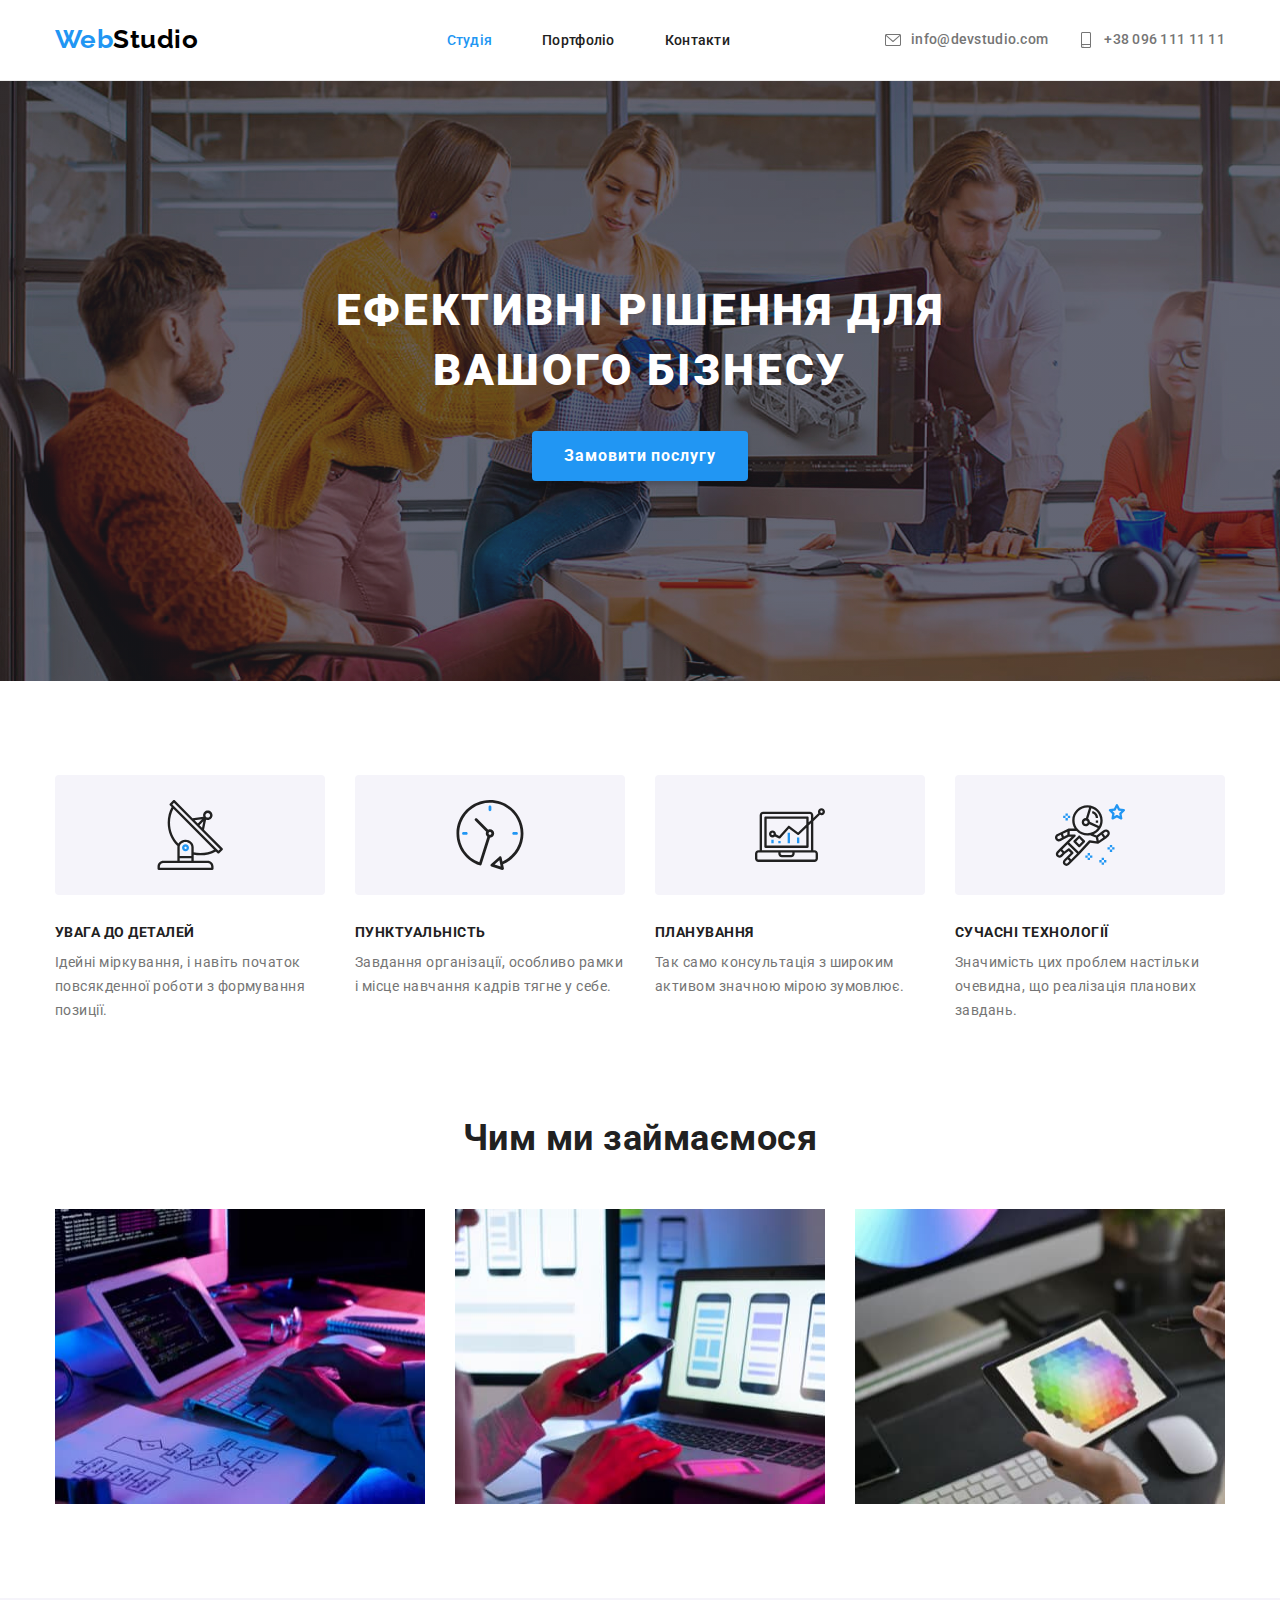
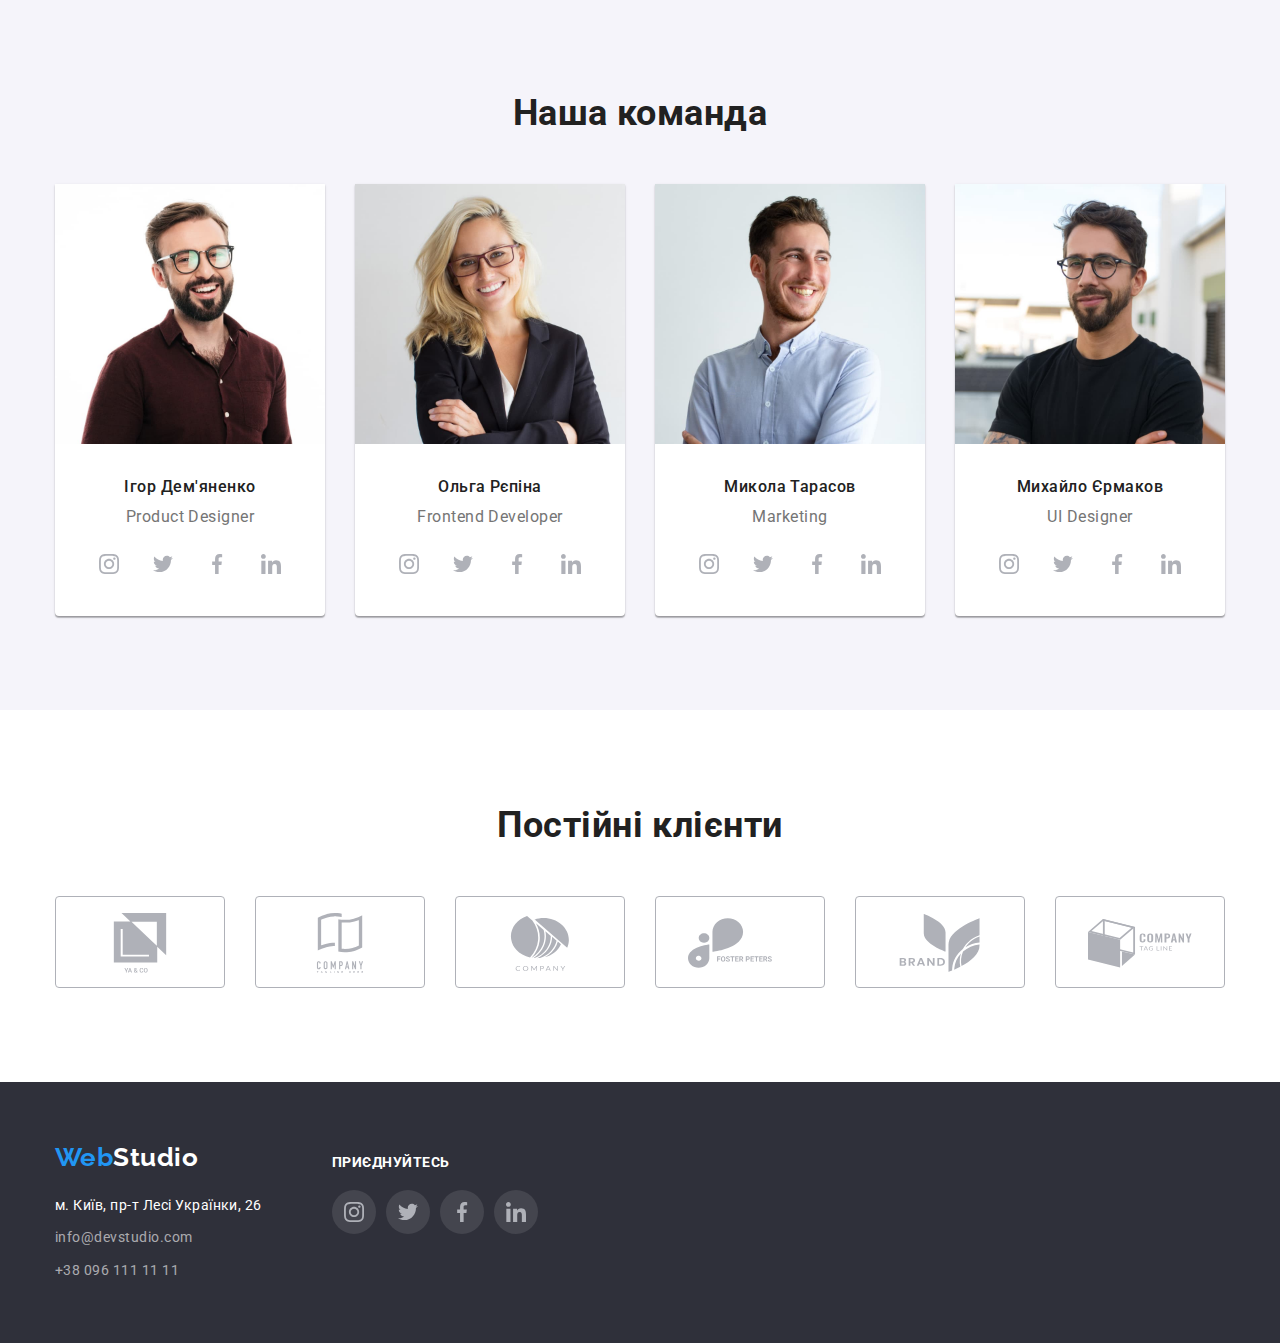
<file: index.html>
<!DOCTYPE html>
<html lang="uk">
  <head>
    <meta charset="UTF-8" />
    <meta http-equiv="X-UA-Compatible" content="IE=edge" />
    <meta name="viewport" content="width=device-width, initial-scale=1.0" />
    <title>Document</title>
    <link
      href="https://fonts.googleapis.com/css2?family=Raleway:wght@700&family=Roboto:wght@400;500;700;900&display=swap"
      rel="stylesheet"
    />
    <link
      rel="stylesheet"
      href="https://cdnjs.cloudflare.com/ajax/libs/modern-normalize/1.1.0/modern-normalize.min.css"
    />
    <link rel="stylesheet" href="./css/styles.css" />
  </head>

  <body>
    <!-- шапка-->
    <header class="header">
      <div class="container main-nav">
        <a href="./index.html" class="logo"> Web<span class="studio">Studio</span></a>
        <nav>
          <ul class="header-nav">
            <li class="item"><a href="./index.html" class="link current">Студія</a></li>
            <li class="item"><a href="./portfolio.html" class="link">Портфоліо</a></li>
            <li class="item"><a href="" class="link">Контакти</a></li>
          </ul>
        </nav>
        <ul class="header-nav contacts">
          <li class="item">
            <a href="mailto:info@devstudio.com" class="link-contacts"
              ><svg width="16px" height="12px" class="icons-header">
                <use href="./images/symbol-defs.svg#icon-envelope"></use></svg
              >info@devstudio.com</a
            >
          </li>
          <li class="item">
            <a href="tel:+380961111111" class="link-contacts"
              ><svg width="10px" height="16px" class="icons-header smartphone">
                <use href="./images/symbol-defs.svg#icon-smartphone"></use></svg
              >+38 096 111 11 11</a
            >
          </li>
        </ul>
      </div>
    </header>
    <!-- Главная часть -->
    <main>
      <section class="hero">
        <div class="container">
          <h1 class="hero-title">
            Ефективні рішення для <br />
            вашого бізнесу
          </h1>
          <button type="button" class="button-hero">Замовити послугу</button>
        </div>
      </section>

      <!-- преимущества компании -->
      <section class="section">
        <div class="container">
          <ul class="icon-benefits">
            <li class="placement-icon">
              <svg width="70px" height="70px">
                <use href="./images/symbol-defs.svg#icon-antenna"></use>
              </svg>
            </li>
            <li class="placement-icon">
              <svg width="70px" height="70px">
                <use href="./images/symbol-defs.svg#icon-clock"></use>
              </svg>
            </li>
            <li class="placement-icon">
              <svg width="70px" height="70px">
                <use href="./images/symbol-defs.svg#icon-diagram"></use>
              </svg>
            </li>
            <li class="placement-icon">
              <svg width="70px" height="70px">
                <use href="./images/symbol-defs.svg#icon-astronaut"></use>
              </svg>
            </li>
          </ul>
          <ul class="benefits">
            <li class="benefits-head">
              <h3 class="our-benefits">УВАГА ДО ДЕТАЛЕЙ</h3>
              <p class="our-benefits-title">
                Ідейні міркування, і навіть початок повсякденної роботи з формування позиції.
              </p>
            </li>
            <li class="benefits-head">
              <h3 class="our-benefits">ПУНКТУАЛЬНІСТЬ</h3>
              <p class="our-benefits-title">
                Завдання організації, особливо рамки і місце навчання кадрів тягне у себе.
              </p>
            </li>
            <li class="benefits-head">
              <h3 class="our-benefits">ПЛАНУВАННЯ</h3>
              <p class="our-benefits-title">
                Так само консультація з широким активом значною мірою зумовлює.
              </p>
            </li>
            <li class="benefits-head">
              <h3 class="our-benefits">СУЧАСНІ ТЕХНОЛОГІЇ</h3>
              <p class="our-benefits-title">
                Значимість цих проблем настільки очевидна, що реалізація планових завдань.
              </p>
            </li>
          </ul>
        </div>
      </section>
      <!-- Чем занимаются -->
      <section class="section business">
        <div class="container">
          <h2 class="section-title">Чим ми займаємося</h2>
          <ul class="our-business">
            <li>
              <img
                src="./images/writing.jpg"
                alt="чоловік пише на клавіатурі"
                width="370"
                height="295"
                class="img"
              />
            </li>
            <li>
              <img
                src="./images/laptop.jpg"
                alt="людина використовує ноутбук"
                width="370"
                height="295"
                class="img"
              />
            </li>
            <li>
              <img
                src="./images/tablet_painting.jpg"
                alt="людина малює на планшеті"
                width="370"
                height="295"
                class="img"
              />
            </li>
          </ul>
        </div>
      </section>
      <!-- Участники команды -->
      <section class="section our-team">
        <div class="container">
          <h2 class="section-title">Наша команда</h2>
          <ul class="team">
            <li class="member-card">
              <img
                class="member-photo"
                src="./images/IgorDemyanenko.jpg"
                alt="Ігор Дем'яненко"
                width="270"
                height="260"
              />
              <h3 class="team-member">Ігор Дем'яненко</h3>
              <p class="members-position">Product Designer</p>
              <ul class="social-media">
                <li>
                  <a href="" class="media-links"
                    ><svg width="20px" height="20px">
                      <use href="./images/symbol-defs.svg#icon-instagram"></use></svg
                  ></a>
                </li>
                <li>
                  <a href="" class="media-links"
                    ><svg width="20px" height="20px">
                      <use href="./images/symbol-defs.svg#icon-twitter"></use></svg
                  ></a>
                </li>
                <li>
                  <a href="" class="media-links"
                    ><svg width="20px" height="20px">
                      <use href="./images/symbol-defs.svg#icon-facebook"></use></svg
                  ></a>
                </li>
                <li>
                  <a href="" class="media-links"
                    ><svg width="20px" height="20px">
                      <use href="./images/symbol-defs.svg#icon-linkedin"></use></svg
                  ></a>
                </li>
              </ul>
            </li>
            <li class="member-card">
              <img
                src="./images/OlgaRepina.jpg"
                alt="Ольга Рєпіна"
                width="270"
                height="260"
                class="member-photo"
              />
              <h3 class="team-member">Ольга Рєпіна</h3>
              <p class="members-position">Frontend Developer</p>
              <ul class="social-media">
                <li>
                  <a href="" class="media-links"
                    ><svg width="20px" height="20px">
                      <use href="./images/symbol-defs.svg#icon-instagram"></use></svg
                  ></a>
                </li>
                <li>
                  <a href="" class="media-links"
                    ><svg width="20px" height="20px">
                      <use href="./images/symbol-defs.svg#icon-twitter"></use></svg
                  ></a>
                </li>
                <li>
                  <a href="" class="media-links"
                    ><svg width="20px" height="20px">
                      <use href="./images/symbol-defs.svg#icon-facebook"></use></svg
                  ></a>
                </li>
                <li>
                  <a href="" class="media-links"
                    ><svg width="20px" height="20px">
                      <use href="./images/symbol-defs.svg#icon-linkedin"></use></svg
                  ></a>
                </li>
              </ul>
            </li>
            <li class="member-card">
              <img
                src="./images/MykolaTarasov.jpg"
                alt="Микола Тарасов"
                width="270"
                height="260"
                class="member-photo"
              />
              <h3 class="team-member">Микола Тарасов</h3>
              <p class="members-position">Marketing</p>
              <ul class="social-media">
                <li>
                  <a href="" class="media-links"
                    ><svg width="20px" height="20px">
                      <use href="./images/symbol-defs.svg#icon-instagram"></use></svg
                  ></a>
                </li>
                <li>
                  <a href="" class="media-links"
                    ><svg width="20px" height="20px">
                      <use href="./images/symbol-defs.svg#icon-twitter"></use></svg
                  ></a>
                </li>
                <li>
                  <a href="" class="media-links"
                    ><svg width="20px" height="20px">
                      <use href="./images/symbol-defs.svg#icon-facebook"></use></svg
                  ></a>
                </li>
                <li>
                  <a href="" class="media-links"
                    ><svg width="20px" height="20px">
                      <use href="./images/symbol-defs.svg#icon-linkedin"></use></svg
                  ></a>
                </li>
              </ul>
            </li>
            <li class="member-card">
              <img
                src="./images/MykhailoErmakov.jpg"
                alt="Михайло Єрмаков"
                width="270"
                height="260"
                class="member-photo"
              />
              <h3 class="team-member">Михайло Єрмаков</h3>
              <p class="members-position">UI Designer</p>
              <ul class="social-media">
                <li>
                  <a href="" class="media-links"
                    ><svg width="20px" height="20px">
                      <use href="./images/symbol-defs.svg#icon-instagram"></use></svg
                  ></a>
                </li>
                <li>
                  <a href="" class="media-links"
                    ><svg width="20px" height="20px">
                      <use href="./images/symbol-defs.svg#icon-twitter"></use></svg
                  ></a>
                </li>
                <li>
                  <a href="" class="media-links"
                    ><svg width="20px" height="20px">
                      <use href="./images/symbol-defs.svg#icon-facebook"></use></svg
                  ></a>
                </li>
                <li>
                  <a href="" class="media-links"
                    ><svg width="20px" height="20px">
                      <use href="./images/symbol-defs.svg#icon-linkedin"></use></svg
                  ></a>
                </li>
              </ul>
            </li>
          </ul>
        </div>
      </section>
      <section class="section">
        <div class="container">
          <h2 class="section-title">Постійні клієнти</h2>
          <ul class="regular-customers">
            <li class="list-company">
              <a href="" class="company-card"
                ><svg class="icon-size">
                  <use href="./images/symbol-defs.svg#icon-company1"></use></svg
              ></a>
            </li>
            <li class="list-company">
              <a href="" class="company-card"
                ><svg  class="icon-size">
                  <use href="./images/symbol-defs.svg#icon-company2" ></use></svg
              ></a>
            </li>
            <li class="list-company">
              <a href="" class="company-card"
                ><svg  class="icon-size">
                  <use href="./images/symbol-defs.svg#icon-company3"></use></svg
              ></a>
            </li>
            <li class="list-company">
              <a href="" class="company-card"
                ><svg  class="icon-size">
                  <use href="./images/symbol-defs.svg#icon-company4"></use></svg
              ></a>
            </li>
            <li class="list-company">
              <a href="" class="company-card"
                ><svg  class="icon-size">
                  <use href="./images/symbol-defs.svg#icon-company5"></use></svg
              ></a>
            </li>
            <li class="list-company">
              <a href="" class="company-card"
                ><svg  class="icon-size">
                  <use href="./images/symbol-defs.svg#icon-company6"></use></svg
              ></a>
            </li>
          </ul>
        </div>
      </section>
    </main>
    <!-- футер -->
    <footer class="footer">
      <div class="container">
        <ul class="footer-list">
          <li>
            <a href="./index.html" class="logo"> Web<span class="studio">Studio</span></a>
            <address class="adress">
              <ul>
                <li class="adress-footer">м. Київ, пр-т Лесі Українки, 26</li>
                <li class="mail-footer">
                  <a href="mailto:" class="contacts-footer">info@devstudio.com</a>
                </li>
                <li><a href="tel:+380961111111" class="contacts-footer">+38 096 111 11 11</a></li>
              </ul>
            </address>
          </li>
          <li class="footer-item">
            <h3 class="footer-title">Приєднуйтесь</h3>
            <ul class="social-media">
              <li>
                <a href="" class="media-links footer"
                  ><svg width="20px" height="20px">
                    <use href="./images/symbol-defs.svg#icon-instagram"></use></svg
                ></a>
              </li>
              <li>
                <a href="" class="media-links footer"
                  ><svg width="20px" height="20px">
                    <use href="./images/symbol-defs.svg#icon-twitter"></use></svg
                ></a>
              </li>
              <li>
                <a href="" class="media-links footer"
                  ><svg width="20px" height="20px">
                    <use href="./images/symbol-defs.svg#icon-facebook"></use></svg
                ></a>
              </li>
              <li>
                <a href="" class="media-links footer"
                  ><svg width="20px" height="20px">
                    <use href="./images/symbol-defs.svg#icon-linkedin"></use></svg
                ></a>
              </li>
            </ul>
          </li>
        </ul>
      </div>
    </footer>
  </body>
</html>
</file>
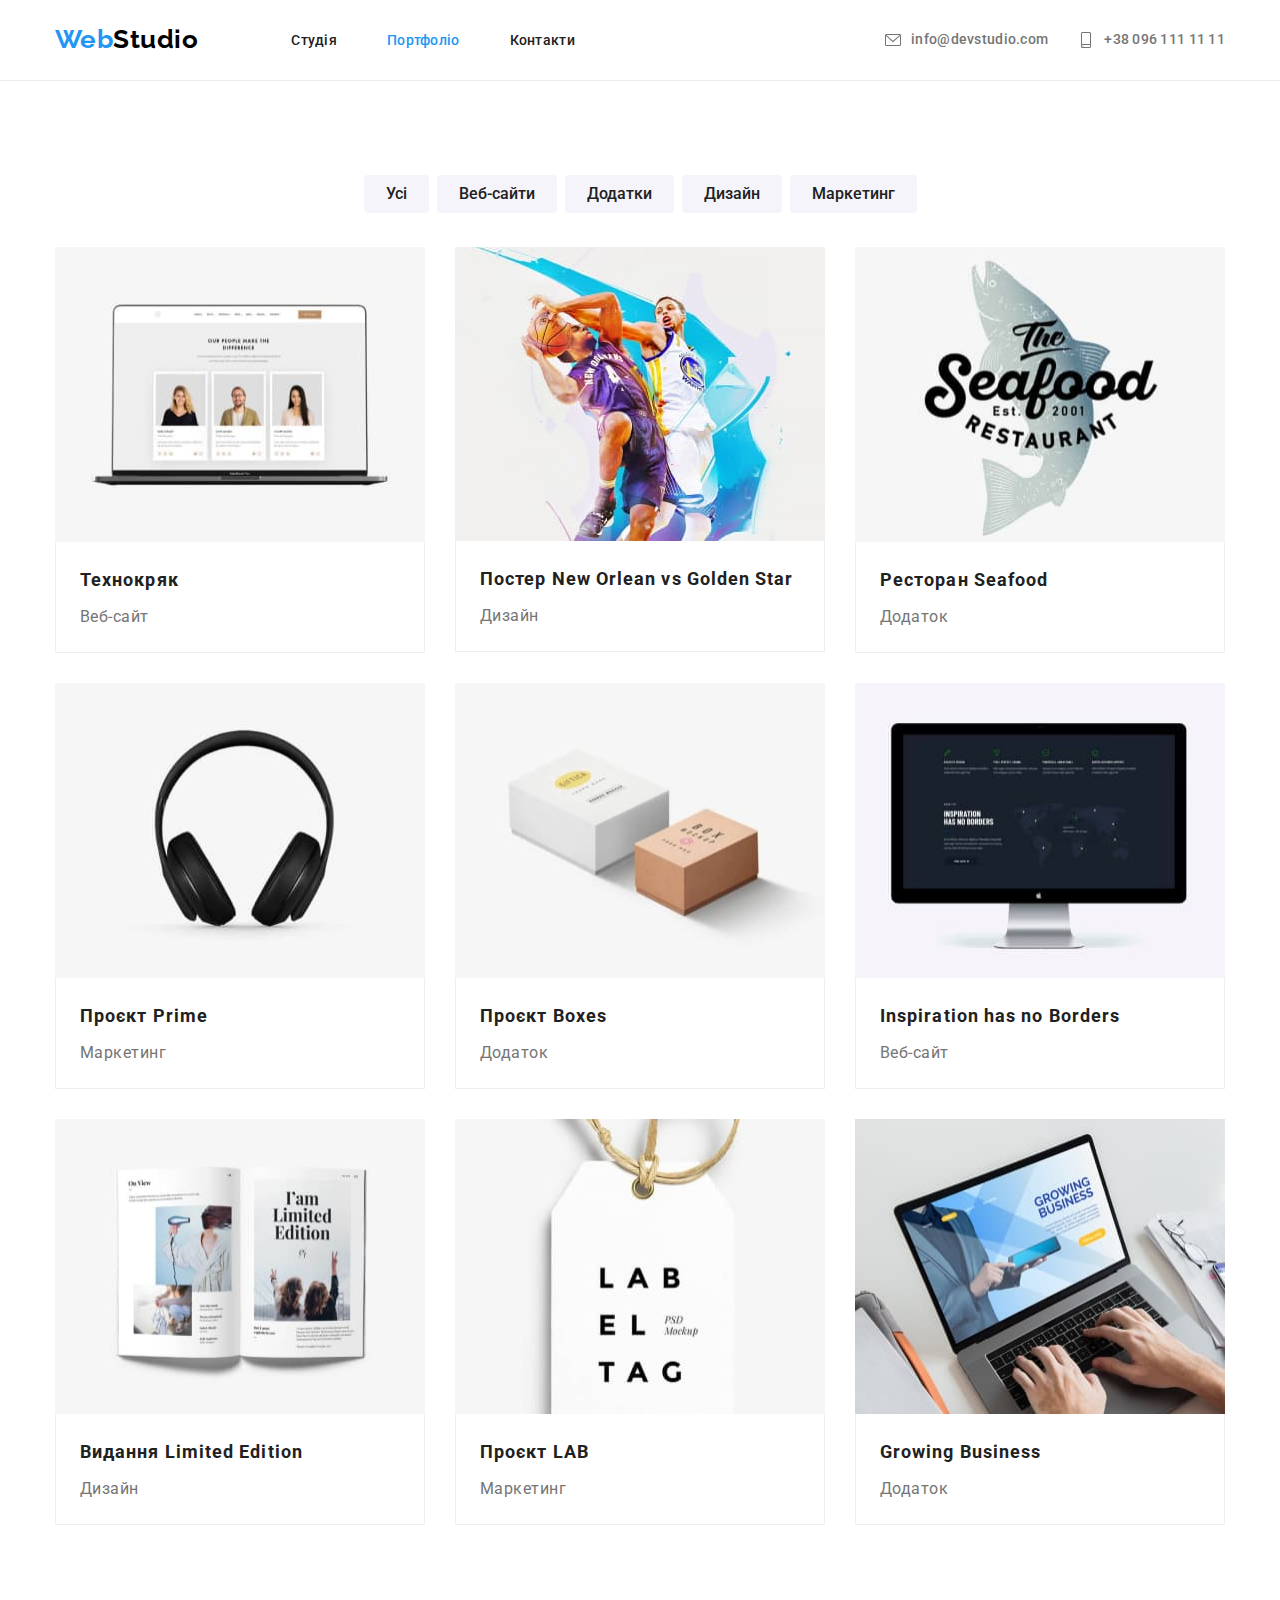
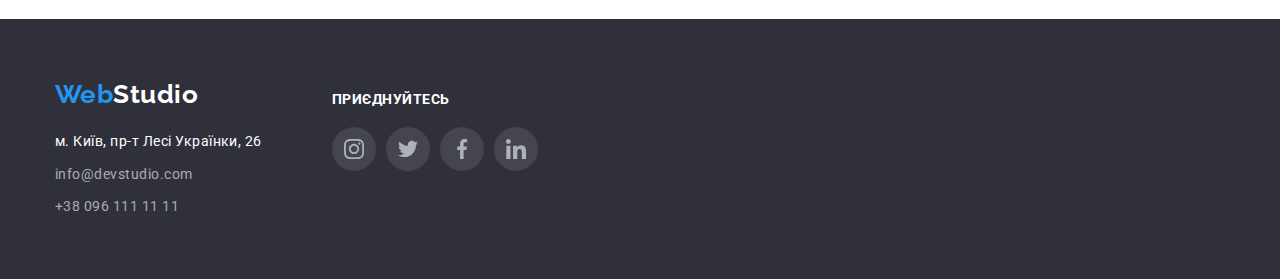
<file: portfolio.html>
<!DOCTYPE html>
<html lang="uk">
  <head>
    <meta charset="UTF-8" />
    <meta http-equiv="X-UA-Compatible" content="IE=edge" />
    <meta name="viewport" content="width=device-width, initial-scale=1.0" />
    <title>Document</title>
    <link
      href="https://fonts.googleapis.com/css2?family=Raleway:wght@700&family=Roboto:wght@400;500;700;900&display=swap"
      rel="stylesheet"
    />
    <link
      rel="stylesheet"
      href="https://cdnjs.cloudflare.com/ajax/libs/modern-normalize/1.1.0/modern-normalize.min.css"
    />
    <link rel="stylesheet" href="./css/styles.css" />
  </head>
  <body>
    <!-- шапка-->
         <header class="header">
      <div class="container main-nav">
        <nav class="nav">
          <a href="./index.html" class="logo"> Web<span class="studio">Studio</span></a>
          <ul class="header-nav">
            <li class="item"><a href="./index.html" class="link">Студія</a></li>
            <li class="item"><a href="./portfolio.html" class="link current">Портфоліо</a></li>
            <li class="item"><a href="" class="link">Контакти</a></li>
          </ul>
        </nav>
        <ul class="header-nav contacts">
          <li class="item">
            <a href="mailto:info@devstudio.com" class="link-contacts"
              ><svg class="icons-header">
                <use href="./images/symbol-defs.svg#icon-envelope"></use></svg
              >info@devstudio.com</a
            >
          </li>
          <li class="item">
            <a href="tel:+380961111111" class="link-contacts"
              ><svg class="icons-header smartphone">
                <use href="./images/symbol-defs.svg#icon-smartphone"></use></svg
              >+38 096 111 11 11</a
            >
          </li>
        </ul>
      </div>
    </header>
    <main>
      <section class="section">
        <div class="container">
          <h1 class="visually-hidden">Наші проекти</h1>
          <ul class="filter-buttons">
            <li><button type="button" class="filter-button">Усі</button></li>
            <li><button type="button" class="filter-button">Веб-сайти</button></li>
            <li><button type="button" class="filter-button">Додатки</button></li>
            <li><button type="button" class="filter-button">Дизайн</button></li>
            <li><button type="button" class="filter-button">Маркетинг</button></li>
          </ul>
          <ul class="projects">
            <li class="projects-item">
              <a href=""
                ><img
                  src="./images/technokryak.jpg"
                  alt="Технокряк"
                  width="370"
                  height="295"
                  class="img"
                />
                <div class="item-borders">
                  <h2 class="projects-portfolio">Технокряк</h2>
                  <p class="projects-portfolio-title">Веб-сайт</p>
                </div>
              </a>
            </li>
            <li class="projects-item">
              <a href=""
                ><img
                  src="./images/neworleanvsgstar.jpg"
                  alt="Постер New Orlean vs Golden Star"
                  class="img"
                />
                <div class="item-borders">
                  <h2 class="projects-portfolio">Постер New Orlean vs Golden Star</h2>
                  <p class="projects-portfolio-title">Дизайн</p>
                </div></a
              >
            </li>
            <li class="projects-item">
              <a href=""
                ><img
                  src="./images/seafood.jpg"
                  alt="Ресторан Seafood"
                  width="370"
                  height="295"
                  class="img"
                />
                <div class="item-borders">
                  <h2 class="projects-portfolio">Ресторан Seafood</h2>
                  <p class="projects-portfolio-title">Додаток</p>
                </div></a
              >
            </li>
            <li class="projects-item">
              <a href=""
                ><img
                  src="./images/prime.jpg"
                  alt="Проєкт Prime"
                  width="370"
                  height="295"
                  class="img"
                />
                <div class="item-borders">
                  <h2 class="projects-portfolio">Проєкт Prime</h2>
                  <p class="projects-portfolio-title">Маркетинг</p>
                </div></a
              >
            </li>
            <li class="projects-item">
              <a href=""
                ><img
                  src="./images/boxesproject.jpg"
                  alt="Проєкт Boxes"
                  width="370"
                  height="295"
                  class="img"
                />
                <div class="item-borders">
                  <h2 class="projects-portfolio">Проєкт Boxes</h2>
                  <p class="projects-portfolio-title">Додаток</p>
                </div></a
              >
            </li>
            <li class="projects-item">
              <a href=""
                ><img
                  src="./images/insphasnoborder.jpg"
                  alt="Inspiration has no Borders"
                  width="370"
                  height="295"
                  class="img"
                />
                <div class="item-borders">
                  <h2 class="projects-portfolio">Inspiration has no Borders</h2>
                  <p class="projects-portfolio-title">Веб-сайт</p>
                </div></a
              >
            </li>
            <li class="projects-item">
              <a href=""
                ><img
                  src="./images/limitededition.jpg"
                  alt="Видання Limited Edition"
                  width="370"
                  height="295"
                  class="img"
                />
                <div class="item-borders">
                  <h2 class="projects-portfolio">Видання Limited Edition</h2>
                  <p class="projects-portfolio-title">Дизайн</p>
                </div></a
              >
            </li>
            <li class="projects-item">
              <a href=""
                ><img
                  src="./images/lab.jpg"
                  alt="Проєкт LAB"
                  width="370"
                  height="295"
                  class="img"
                />
                <div class="item-borders">
                  <h2 class="projects-portfolio">Проєкт LAB</h2>
                  <p class="projects-portfolio-title">Маркетинг</p>
                </div></a
              >
            </li>
            <li class="projects-item">
              <a href=""
                ><img
                  src="./images/growingbusiness.jpg"
                  alt="Growing Business"
                  width="370"
                  height="295"
                  class="img"
                />
                <div class="item-borders">
                  <h2 class="projects-portfolio">Growing Business</h2>
                  <p class="projects-portfolio-title">Додаток</p>
                </div></a
              >
            </li>
          </ul>
        </div>
      </section>
    </main>
    <!-- футер -->
    <footer class="footer">
      <div class="container">
        <ul class="footer-list">
          <li>
            <a href="./index.html" class="logo"> Web<span class="studio">Studio</span></a>
            <address class="adress">
              <ul>
                <li class="adress-footer">м. Київ, пр-т Лесі Українки, 26</li>
                <li class="mail-footer">
                  <a href="mailto:" class="contacts-footer">info@devstudio.com</a>
                </li>
                <li><a href="tel:+380961111111" class="contacts-footer">+38 096 111 11 11</a></li>
              </ul>
            </address>
          </li>
          <li class="footer-item">
            <h3 class="footer-title">Приєднуйтесь</h3>
            <ul class="social-media">
              <li>
                <a href="" class="media-links footer"
                  ><svg width="20px" height="20px">
                    <use href="./images/symbol-defs.svg#icon-instagram"></use></svg
                ></a>
              </li>
              <li>
                <a href="" class="media-links footer"
                  ><svg width="20px" height="20px">
                    <use href="./images/symbol-defs.svg#icon-twitter"></use></svg
                ></a>
              </li>
              <li>
                <a href="" class="media-links footer"
                  ><svg width="20px" height="20px">
                    <use href="./images/symbol-defs.svg#icon-facebook"></use></svg
                ></a>
              </li>
              <li>
                <a href="" class="media-links footer"
                  ><svg width="20px" height="20px">
                    <use href="./images/symbol-defs.svg#icon-linkedin"></use></svg
                ></a>
              </li>
            </ul>
          </li>
        </ul>
      </div>
    </footer>
  </body>
</html>
</file>
<file: css/styles.css>
:root {
  --primary-h-color: #212121;
  --primary-p-color: #757575;
  --accent-color: #2196f3;
  --primary-white-color: #ffffff;
  --footer-and-hero-color: #2f303a;
  --secondary-bg-color: #f5f4fa;
  --borders-color: #afb1b8;
}

/* стилизация ссылок и т.п. */

a {
  text-decoration: none;
}
ul {
  list-style: none;
  margin: 0px;
  padding: 0px;
}
body {
  font-family: 'Roboto', sans-serif;
  color: var(--primary-h-color);
  letter-spacing: 0.03em;
  background-color: var(--primary-white-color);
}

h1,
h2,
h3,
h4,
h5,
h6,
p {
  margin: 0;
  padding: 0;
}
.container {
  width: 1200px;
  padding-right: 15px;
  padding-left: 15px;
  margin-left: auto;
  margin-right: auto;
}

.section {
  background-color: var(--primary-white-color);
  padding-top: 94px;
  padding-bottom: 94px;
}

.visually-hidden {
  position: absolute;
  white-space: nowrap;
  width: 1px;
  height: 1px;
  overflow: hidden;
  border: 0;
  padding: 0;
  clip: rect(0 0 0 0);
  clip-path: inset(50%);
  margin: -1px;
}

.img {
  display: block;
}

/* header */
.logo {
  margin-right: 93px;
  color: var(--accent-color);
  font-family: 'Raleway';
  font-weight: 700;
  font-size: 26px;
  line-height: 1.2;
}
.nav {
  display: flex;
  align-items: center;
}
.header-nav {
  display: flex;
}
.header-nav .item + .item {
  margin-left: 50px;
}
.header-nav.contacts .item:not(:first-child) {
  margin-left: 30px;
}

.main-nav {
  display: flex;
  align-items: center;
  justify-content: space-between;
}
.studio {
  color: #000000;
}
/* color for site-nav and contacts */
.header {
  border-bottom: 1px solid #ececec;
}
.header-nav .link {
  color: var(--primary-h-color);
}
.header-nav .link:hover,
.header-nav .link:focus,
.header-nav .link-contacts:hover,
.header-nav .link-contacts:focus {
  fill: var(--accent-color);
  color: var(--accent-color);
}
.header-nav .link-contacts {
  color: var(--primary-p-color);
}

.header-nav .link.current {
  color: var(--accent-color);
}
.header-nav .link,
.link-contacts {
  font-weight: 500;
  font-size: 14px;
  line-height: 1.14;
  letter-spacing: 0.02em;
  padding-top: 32px;
  padding-bottom: 32px;
}

.link-contacts {
  display: flex;
  align-items: center;

  fill: currentColor;
}
.icons-header {
  margin-right: 10px;
  width: 16px;
  height: 16px;
}
.icons-header.smartphone {
  height: 16px;
}
.footer {
  background-color: var(--footer-and-hero-color);
}
.footer .logo {
  margin: 0px;
}

.footer .studio {
  color: var(--primary-white-color);
}

.adress {
  margin-top: 20px;
}
.footer {
  padding-top: 60px;
  padding-bottom: 60px;
}

.adress-footer {
  margin-bottom: 9px;
  font-style: normal;
  font-size: 14px;
  line-height: 1.7;
  color: var(--primary-white-color);
}
.mail-footer {
  margin-bottom: 9px;
}
.contacts-footer {
  display: inline-block;
  font-style: normal;
  font-size: 14px;
  line-height: 1.7;
  color: rgba(255, 255, 255, 0.6);
}

.contacts-footer:hover,
.contacts-footer:focus {
  color: var(--accent-color);
}
.footer-list {
  display: flex;
}
.footer-item {
  padding-top: 12px;
  margin-left: 70px;
}
.footer-title {
  font-weight: 700;
  font-size: 14px;
  line-height: 16px;
  text-transform: uppercase;
  color: var(--primary-white-color);
}
.media-links.footer {
  background-color: rgba(255, 255, 255, 0.1);
  border-radius: 50%;
  margin-top: 20px;
}
.media-links.footer:focus {
  background-color: var(--accent-color);
  fill: var(--primary-white-color);
}
/* index.html */
/* hero and buttons*/
.hero {
  max-width: 1600px;
  height: 600px;
  padding-top: 200px;
  padding-bottom: 200px;
  margin-left: auto;
  margin-right: auto;
  background-color: var(--footer-and-hero-color);
  background-image: linear-gradient(to top, rgba(47, 48, 58, 0.4), rgba(47, 48, 58, 0.4)),
    url('../images/briefing.jpg');
  text-align: center;
}
.hero-title {
  margin-bottom: 30px;
  font-weight: 900;
  font-size: 44px;
  line-height: 1.36;
  letter-spacing: 0.06em;
  text-transform: uppercase;
  color: var(--primary-white-color);
}

.button-hero {
  font-family: inherit;
  font-weight: 700;
  font-size: 16px;
  line-height: 1.87;
  letter-spacing: 0.06em;
  cursor: pointer;
  padding: 10px 32px;
  border-radius: 4px;
  border: none;
  box-shadow: 0px 4px 4px rgba(0, 0, 0, 0.15);
  background-color: var(--accent-color);
  color: var(--primary-white-color);
}
.button-hero:hover,
.button-hero:focus {
  background-color: #188ce8;
}

/* наши преимущества */

.benefits {
  display: flex;
  gap: 30px;
  justify-content: center;
}
.benefits-head {
  flex-basis: calc((100% - 3 * 30px) / 4);
}
.our-benefits {
  margin-bottom: 10px;
  font-weight: 700;
  font-size: 14px;
  line-height: 1.14;
  text-transform: uppercase;
}

.our-benefits-title {
  font-size: 14px;
  line-height: 1.71;
  color: var(--primary-p-color);
}
.icon-benefits {
  display: flex;
  gap: 30px;
  margin-bottom: 30px;
}
.placement-icon {
  flex-basis: calc((100% - 3 * 30px) / 4);
  padding: 25px 100px;
  border-radius: 4px;

  background-color: var(--secondary-bg-color);
  width: 270px;
  height: 120px;
}

/*  (Чем мы занимаемся, наша команда) */

.section.business {
  padding-top: 0px;
}
.our-business {
  display: flex;
  gap: 30px;
  justify-content: center;
}

.section-title {
  margin-bottom: 50px;
  font-weight: 700;
  font-size: 36px;
  line-height: 1.17;
  text-align: center;
}
/* содержимое секции 3 */

.our-team {
  background-color: var(--secondary-bg-color);
}
.team {
  display: flex;
  gap: 30px;
  justify-content: center;
}
.member-photo {
  margin-bottom: 30px;
}

.team-member {
  margin-bottom: 10px;
  font-weight: 500;
  font-size: 16px;
  line-height: 1.18;
}
.team-member,
.members-position {
  text-align: center;
}
.member-card {
  background-color: var(--primary-white-color);
  box-shadow: 0px 1px 3px rgba(0, 0, 0, 0.12), 0px 1px 1px rgba(0, 0, 0, 0.14),
    0px 2px 1px rgba(0, 0, 0, 0.2);
  border-radius: 0px 0px 4px 4px;
}
.members-position {
  margin-bottom: 16px;
  font-size: 16px;
  line-height: 19px;
  color: var(--primary-p-color);
}
.social-media {
  display: flex;
  gap: 10px;
  justify-content: center;
  padding-bottom: 30px;
}
.media-links {
  fill: var(--borders-color);
  display: flex;
  width: 44px;
  height: 44px;
  padding: 12px;
}
.media-links:hover,
.media-links:focus {
  background-color: var(--accent-color);
  fill: var(--primary-white-color);
  border-radius: 50%;
}
/* 4 секция */
.regular-customers {
  display: flex;
  gap: 30px;
}
.company-card {
  fill: var(--borders-color);
  padding: 16px 32px;
  border: 1px solid #afb1b8;
  border-radius: 4px;
  display: flex;
  width: 170px;
  height: 92px;
}
.company-card:hover,
.company-card:focus {
  fill: var(--accent-color);
  border-color: var(--accent-color);
}
.list-company {
  flex-basis: calc((100% - 5 * 30px) / 6);
}
.icon-size {
  width: 106px;
  height: 60px;
}
/* portfolio.html */
.filter-buttons {
  display: flex;
  justify-content: center;
  margin-bottom: 34px;
  gap: 8px;
}
.filter-button {
  padding: 6px 22px;
  font-family: 'Roboto';
  font-weight: 500;
  font-size: 16px;
  line-height: 1.62;
  border-radius: 4px;
  border: 0px;
  background-color: var(--secondary-bg-color);
  color: var(--primary-h-color);
}
.filter-button:hover,
.filter-button:focus,
.filter-button:active {
  font-weight: 500;
  font-size: 16px;
  line-height: 1.62;
  box-shadow: 0px 3px 1px rgba(0, 0, 0, 0.1), 0px 1px 2px rgba(0, 0, 0, 0.08),
    0px 2px 2px rgba(0, 0, 0, 0.12);
  cursor: pointer;
  background-color: var(--accent-color);
  color: var(--primary-white-color);
}
.projects {
  display: flex;
  flex-wrap: wrap;
  gap: 30px;
}
.projects-item {
  /* количество зазоров в строке умноженное на ширину столбца/количество элементов */
  flex-basis: calc((100% - 2 * 30px) / 3);
  background-color: var(--primary-white-color);
}
.projects-item:hover {
  box-shadow: 0px 4px 4px rgba(0, 0, 0, 0.25);
}
.item-borders {
  border-right: 1px solid #eeeeee;
  border-bottom: 1px solid #eeeeee;
  border-left: 1px solid #eeeeee;
}
.projects-portfolio,
.projects-portfolio-title {
  padding-left: 24px;
}
.projects-portfolio-title {
  padding-bottom: 20px;
}
.projects-portfolio {
  padding-top: 20px;
  margin-bottom: 4px;
  font-weight: 700;
  font-size: 18px;
  line-height: 2;
  letter-spacing: 0.06em;
  color: var(--primary-h-color);
}
.projects-portfolio-title {
  font-size: 16px;
  line-height: 1.87;
  color: var(--primary-p-color);
}
</file>
